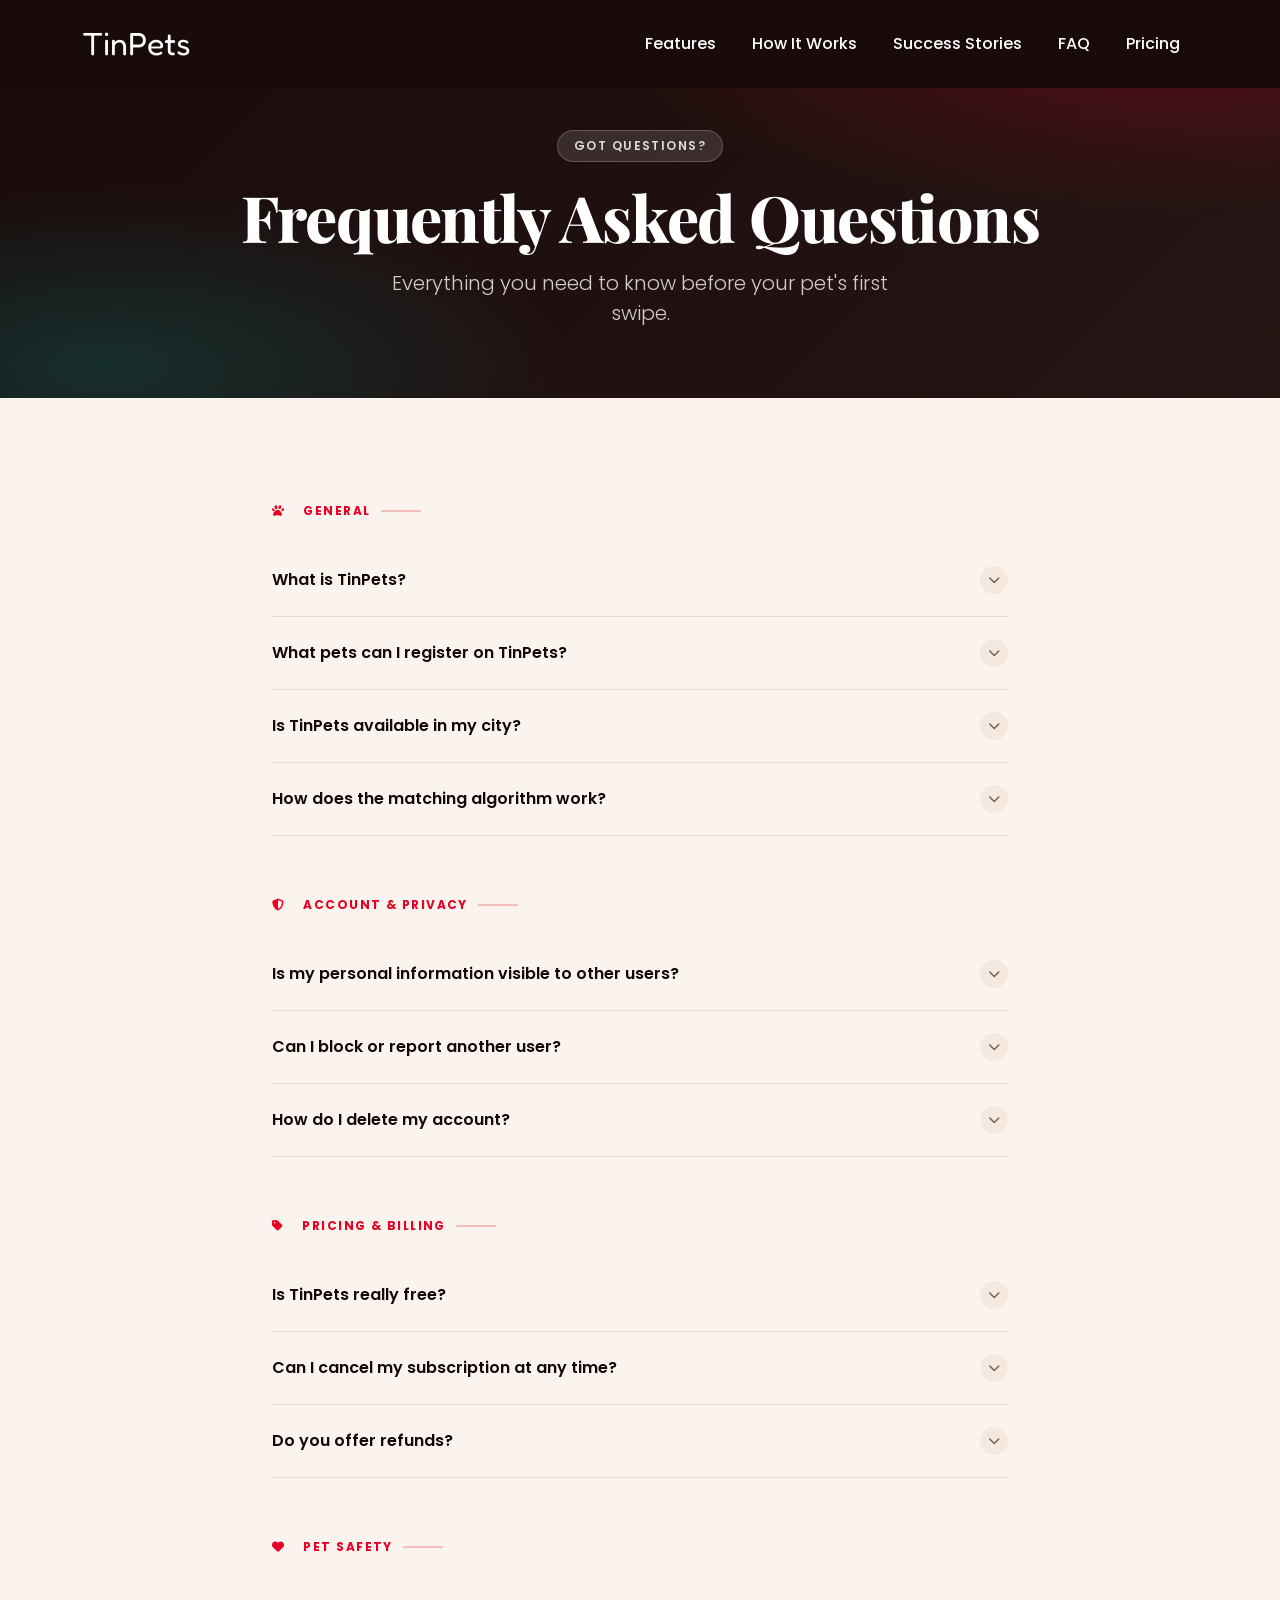
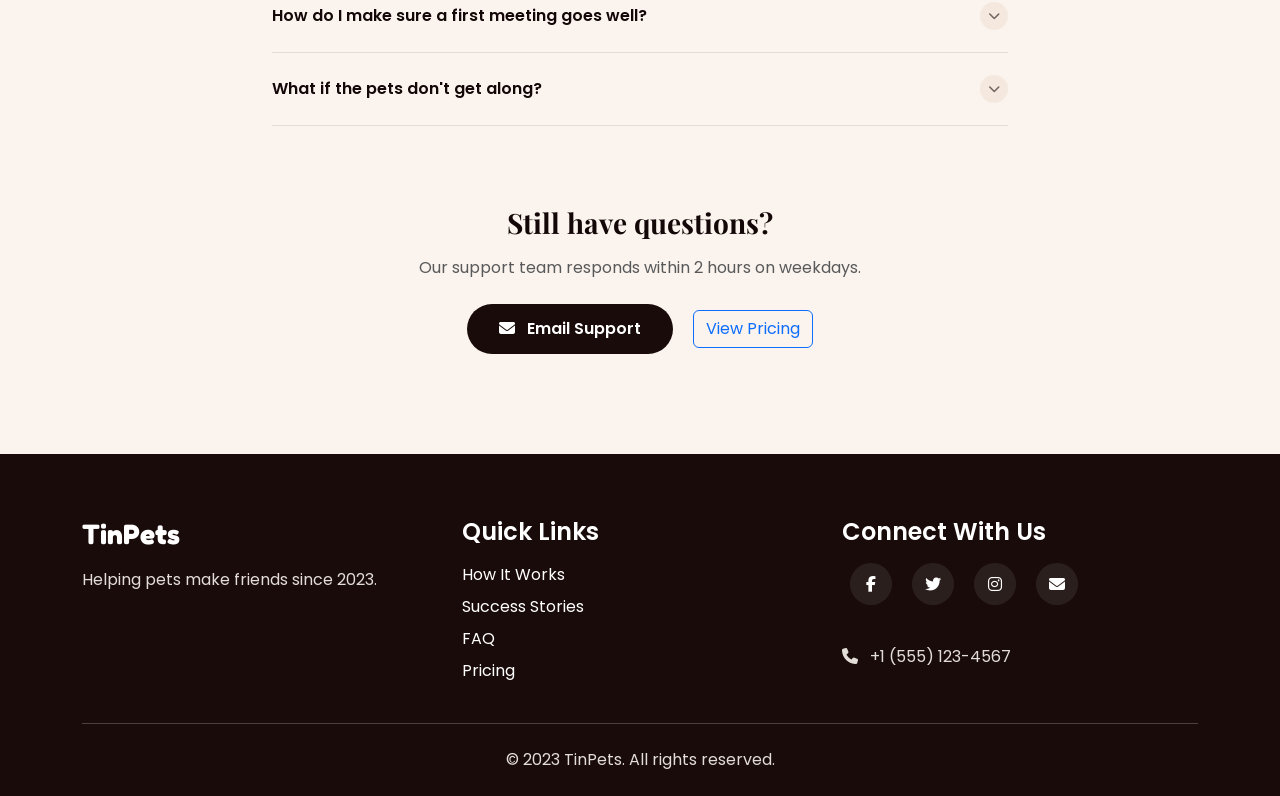
<file: faq.html>
<!DOCTYPE html>
<html lang="en">

<head>
  <meta charset="utf-8">
  <meta name="viewport" content="width=device-width, initial-scale=1.0">
  <title>FAQ — TinPets</title>
  <link rel="preconnect" href="https://fonts.googleapis.com">
  <link rel="preconnect" href="https://fonts.gstatic.com" crossorigin>
  <link href="https://fonts.googleapis.com/css2?family=Playfair+Display:wght@700;800&family=Poppins:wght@300;400;500;600;700&family=Fredoka+One&display=swap" rel="stylesheet">
  <link rel="stylesheet" href="https://cdnjs.cloudflare.com/ajax/libs/font-awesome/6.4.0/css/all.min.css">
  <link href="https://cdn.jsdelivr.net/npm/bootstrap@5.3.0/dist/css/bootstrap.min.css" rel="stylesheet">
  <link rel="stylesheet" href="css/styles.css">
</head>

<body>
  <!-- Navigation -->
  <nav class="navbar navbar-expand-lg navbar-dark fixed-top" style="background-color: var(--dark);">
    <div class="container">
      <a class="navbar-brand logo-font" href="index.html">TinPets</a>
      <button class="navbar-toggler" type="button" data-bs-toggle="collapse" data-bs-target="#navbarNav">
        <span class="navbar-toggler-icon"></span>
      </button>
      <div class="collapse navbar-collapse" id="navbarNav">
        <ul class="navbar-nav ms-auto">
          <li class="nav-item"><a class="nav-link" href="index.html#features">Features</a></li>
          <li class="nav-item"><a class="nav-link" href="how-it-works.html">How It Works</a></li>
          <li class="nav-item"><a class="nav-link" href="success-stories.html">Success Stories</a></li>
          <li class="nav-item"><a class="nav-link active" href="faq.html">FAQ</a></li>
          <li class="nav-item"><a class="nav-link" href="index.html#pricing">Pricing</a></li>
        </ul>
      </div>
    </div>
  </nav>

  <!-- Page Hero -->
  <section class="page-hero">
    <div class="container">
      <div data-entrance="0">
        <span class="page-hero-eyebrow">Got Questions?</span>
      </div>
      <h1 data-entrance="100">Frequently Asked Questions</h1>
      <p class="lead mt-3" data-entrance="200">Everything you need to know before your pet's first swipe.</p>
    </div>
  </section>

  <!-- FAQ Section -->
  <section class="faq-section">
    <div class="container">
      <div class="row justify-content-center">
        <div class="col-lg-8">

          <!-- General -->
          <div class="faq-category reveal">
            <div class="faq-category-label"><i class="fas fa-paw me-2"></i> General</div>

            <div class="faq-item">
              <button class="faq-question">
                What is TinPets?
                <span class="faq-chevron"><i class="fas fa-chevron-down"></i></span>
              </button>
              <div class="faq-answer">
                <div class="faq-answer-inner">
                  TinPets is a pet matchmaking and social app that helps pet owners find compatible companions for their animals. Whether you have a dog, cat, rabbit, or any other pet, TinPets connects you with nearby pet owners whose animals match your pet's personality, energy level, and play style.
                </div>
              </div>
            </div>

            <div class="faq-item">
              <button class="faq-question">
                What pets can I register on TinPets?
                <span class="faq-chevron"><i class="fas fa-chevron-down"></i></span>
              </button>
              <div class="faq-answer">
                <div class="faq-answer-inner">
                  Any pet! While dogs and cats are most common, TinPets supports all animal types — rabbits, guinea pigs, birds, reptiles, and more. Our matching algorithm adapts based on species and personality traits specific to each animal type.
                </div>
              </div>
            </div>

            <div class="faq-item">
              <button class="faq-question">
                Is TinPets available in my city?
                <span class="faq-chevron"><i class="fas fa-chevron-down"></i></span>
              </button>
              <div class="faq-answer">
                <div class="faq-answer-inner">
                  TinPets is active in over 120 cities across the US, Canada, UK, and Australia. Even in smaller cities, we have users — and our community is growing daily. You can set your radius from 1 km to 50 km so you never miss a compatible pet nearby.
                </div>
              </div>
            </div>

            <div class="faq-item">
              <button class="faq-question">
                How does the matching algorithm work?
                <span class="faq-chevron"><i class="fas fa-chevron-down"></i></span>
              </button>
              <div class="faq-answer">
                <div class="faq-answer-inner">
                  Our algorithm considers your pet's species, breed, age, energy level, personality tags (playful, calm, shy, social, etc.), and your location. It also learns from past matches — if your pet consistently gets along with certain personality types, we show you more of those. The compatibility percentage you see on each profile is a real score, not decorative.
                </div>
              </div>
            </div>
          </div>

          <!-- Account & Privacy -->
          <div class="faq-category reveal">
            <div class="faq-category-label"><i class="fas fa-shield-alt me-2"></i> Account &amp; Privacy</div>

            <div class="faq-item">
              <button class="faq-question">
                Is my personal information visible to other users?
                <span class="faq-chevron"><i class="fas fa-chevron-down"></i></span>
              </button>
              <div class="faq-answer">
                <div class="faq-answer-inner">
                  Only your first name and city are shown publicly. Your full address, phone number, and email are never shared. You control when and whether to share location details — we only suggest meeting in public, pet-friendly places.
                </div>
              </div>
            </div>

            <div class="faq-item">
              <button class="faq-question">
                Can I block or report another user?
                <span class="faq-chevron"><i class="fas fa-chevron-down"></i></span>
              </button>
              <div class="faq-answer">
                <div class="faq-answer-inner">
                  Yes. Every profile and conversation has a block and report button. Blocked users cannot see your profile or contact you. Reports are reviewed by our safety team within 24 hours. Repeat offenders are permanently removed from the platform.
                </div>
              </div>
            </div>

            <div class="faq-item">
              <button class="faq-question">
                How do I delete my account?
                <span class="faq-chevron"><i class="fas fa-chevron-down"></i></span>
              </button>
              <div class="faq-answer">
                <div class="faq-answer-inner">
                  Go to Settings → Account → Delete Account. Your profile and all associated data are permanently deleted within 30 days. If you have an active paid subscription, it will be cancelled with a prorated refund for the remaining period.
                </div>
              </div>
            </div>
          </div>

          <!-- Pricing -->
          <div class="faq-category reveal">
            <div class="faq-category-label"><i class="fas fa-tag me-2"></i> Pricing &amp; Billing</div>

            <div class="faq-item">
              <button class="faq-question">
                Is TinPets really free?
                <span class="faq-chevron"><i class="fas fa-chevron-down"></i></span>
              </button>
              <div class="faq-answer">
                <div class="faq-answer-inner">
                  Yes — the Chihuahua plan is completely free, forever. You get 5 matches per day, basic filters, and limited messaging. No credit card required to sign up. Paid plans (Labrador at $9.99/mo and Mastiff at $19.99/mo) unlock unlimited matches, advanced filters, and exclusive features.
                </div>
              </div>
            </div>

            <div class="faq-item">
              <button class="faq-question">
                Can I cancel my subscription at any time?
                <span class="faq-chevron"><i class="fas fa-chevron-down"></i></span>
              </button>
              <div class="faq-answer">
                <div class="faq-answer-inner">
                  Yes. Cancel anytime from Settings → Subscription → Cancel Plan. Your paid features remain active until the end of your current billing period. We don't charge cancellation fees and don't auto-renew without consent.
                </div>
              </div>
            </div>

            <div class="faq-item">
              <button class="faq-question">
                Do you offer refunds?
                <span class="faq-chevron"><i class="fas fa-chevron-down"></i></span>
              </button>
              <div class="faq-answer">
                <div class="faq-answer-inner">
                  We offer a full refund within 7 days of your first payment if you're not satisfied. After 7 days, we provide a prorated refund only when you delete your account. Contact support@tinpets.com with your registered email to request a refund.
                </div>
              </div>
            </div>
          </div>

          <!-- Safety -->
          <div class="faq-category reveal">
            <div class="faq-category-label"><i class="fas fa-heart me-2"></i> Pet Safety</div>

            <div class="faq-item">
              <button class="faq-question">
                How do I make sure a first meeting goes well?
                <span class="faq-chevron"><i class="fas fa-chevron-down"></i></span>
              </button>
              <div class="faq-answer">
                <div class="faq-answer-inner">
                  We recommend starting with a neutral, public space like a dog park or quiet outdoor area. Keep both pets on leads for the first introduction, let them sniff and approach at their own pace, and keep the first session short (15–20 minutes). TinPets shows you a "First Meet Guide" tailored to your pets' species and personality types once you match.
                </div>
              </div>
            </div>

            <div class="faq-item">
              <button class="faq-question">
                What if the pets don't get along?
                <span class="faq-chevron"><i class="fas fa-chevron-down"></i></span>
              </button>
              <div class="faq-answer">
                <div class="faq-answer-inner">
                  Not every match works out in person — that's completely normal. You can un-match any time, and we'll use the outcome to improve future suggestions. Our algorithm gets smarter with every interaction.
                </div>
              </div>
            </div>
          </div>

          <!-- Still have questions -->
          <div class="text-center reveal mt-5 pt-4">
            <h3 class="mb-3">Still have questions?</h3>
            <p class="text-muted mb-4">Our support team responds within 2 hours on weekdays.</p>
            <a href="mailto:support@tinpets.com" class="btn btn-primary me-3">
              <i class="fas fa-envelope me-2"></i> Email Support
            </a>
            <a href="index.html#pricing" class="btn btn-outline-primary">
              View Pricing
            </a>
          </div>

        </div>
      </div>
    </div>
  </section>

  <!-- Footer -->
  <footer id="footer">
    <div class="container">
      <div class="row">
        <div class="col-lg-4 mb-4 mb-lg-0">
          <h3 class="logo-font mb-3">TinPets</h3>
          <p>Helping pets make friends since 2023.</p>
        </div>
        <div class="col-lg-4 mb-4 mb-lg-0">
          <h4 class="mb-3">Quick Links</h4>
          <ul class="list-unstyled">
            <li class="mb-2"><a href="how-it-works.html" class="text-white text-decoration-none">How It Works</a></li>
            <li class="mb-2"><a href="success-stories.html" class="text-white text-decoration-none">Success Stories</a></li>
            <li class="mb-2"><a href="faq.html" class="text-white text-decoration-none">FAQ</a></li>
            <li class="mb-2"><a href="index.html#pricing" class="text-white text-decoration-none">Pricing</a></li>
          </ul>
        </div>
        <div class="col-lg-4">
          <h4 class="mb-3">Connect With Us</h4>
          <div class="mb-4">
            <a href="#" class="social-icon"><i class="fab fa-facebook-f"></i></a>
            <a href="#" class="social-icon"><i class="fab fa-twitter"></i></a>
            <a href="#" class="social-icon"><i class="fab fa-instagram"></i></a>
            <a href="#" class="social-icon"><i class="fas fa-envelope"></i></a>
          </div>
          <p><i class="fas fa-phone me-2"></i> +1 (555) 123-4567</p>
        </div>
      </div>
      <hr class="my-4 opacity-10">
      <div class="text-center">
        <p class="mb-0">&copy; 2023 TinPets. All rights reserved.</p>
      </div>
    </div>
  </footer>

  <script src="https://cdn.jsdelivr.net/npm/bootstrap@5.3.0/dist/js/bootstrap.bundle.min.js"></script>
  <script src="js/script.js"></script>
  <script>
    // FAQ accordion
    document.querySelectorAll('.faq-question').forEach(btn => {
      btn.addEventListener('click', () => {
        const item = btn.closest('.faq-item');
        const isOpen = item.classList.contains('open');
        // Close all
        document.querySelectorAll('.faq-item.open').forEach(el => el.classList.remove('open'));
        // Open clicked (unless it was already open)
        if (!isOpen) item.classList.add('open');
      });
    });
  </script>
</body>
</html>
</file>
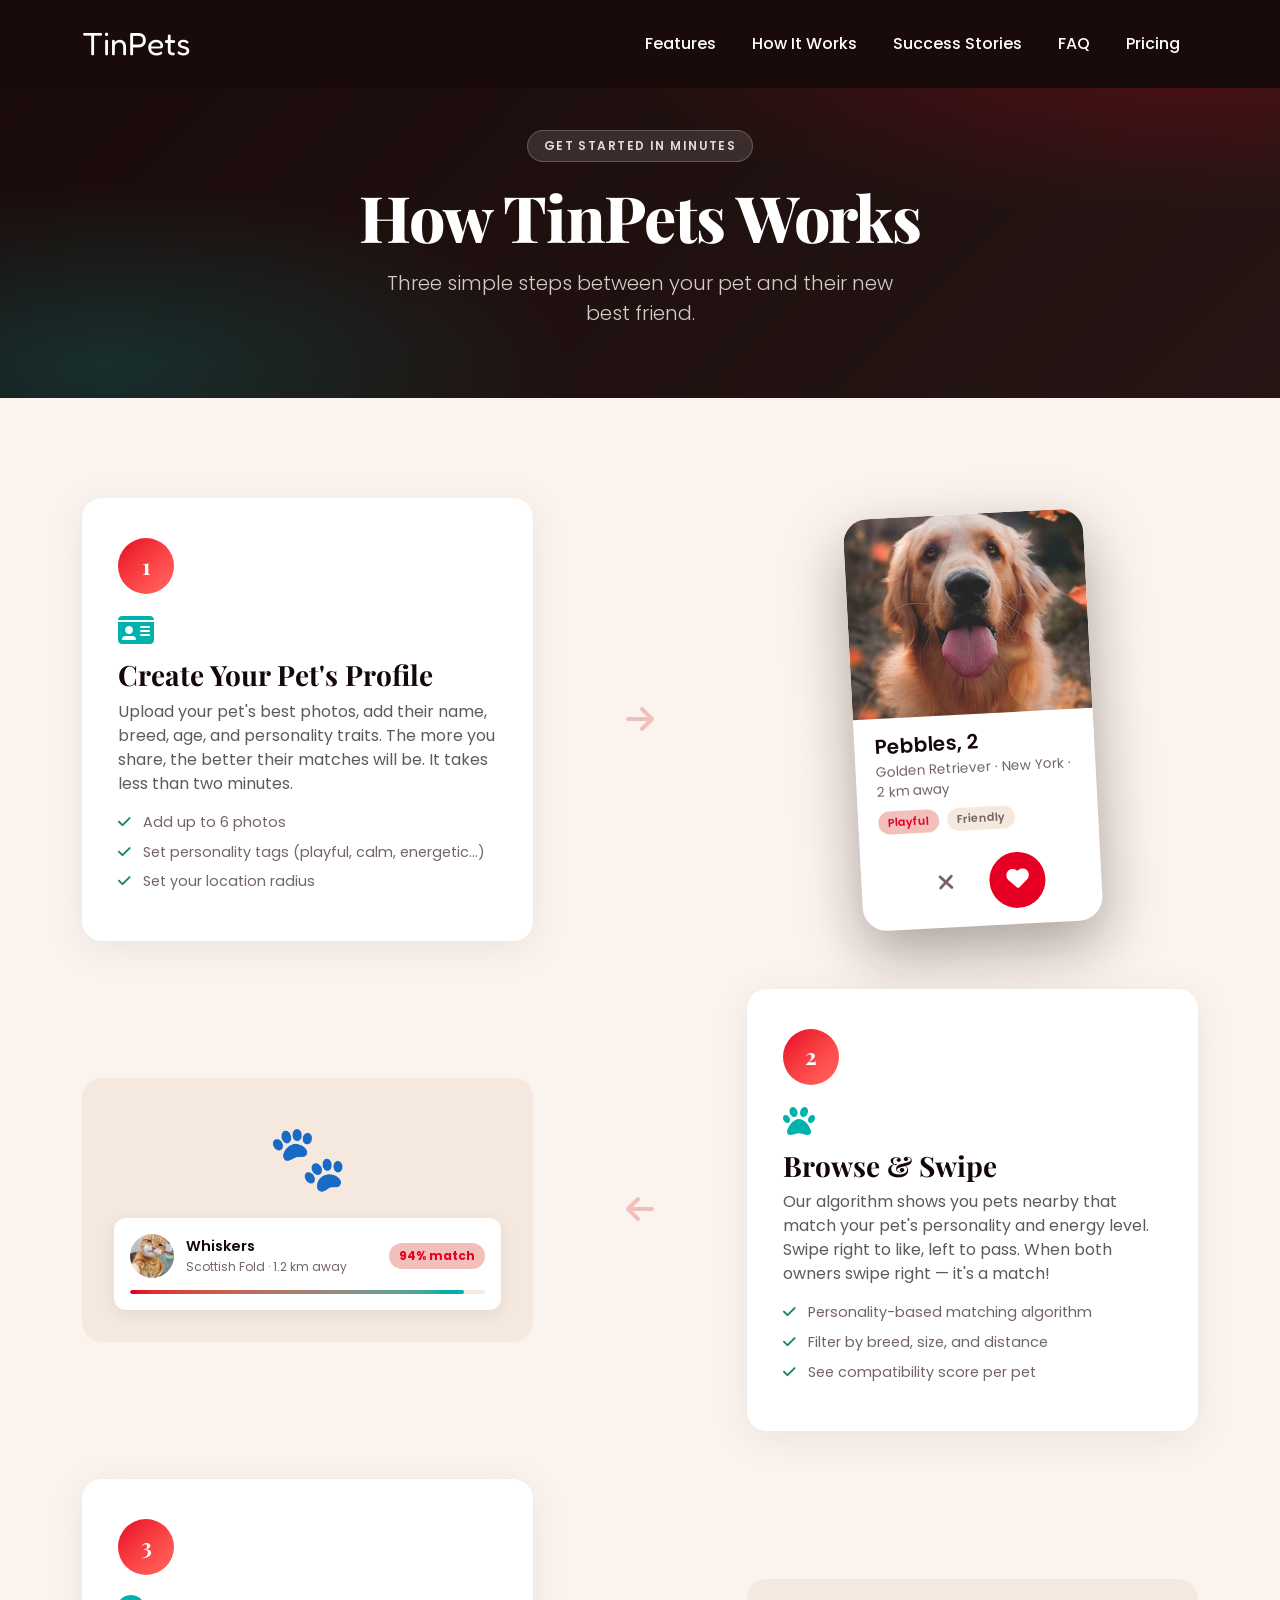
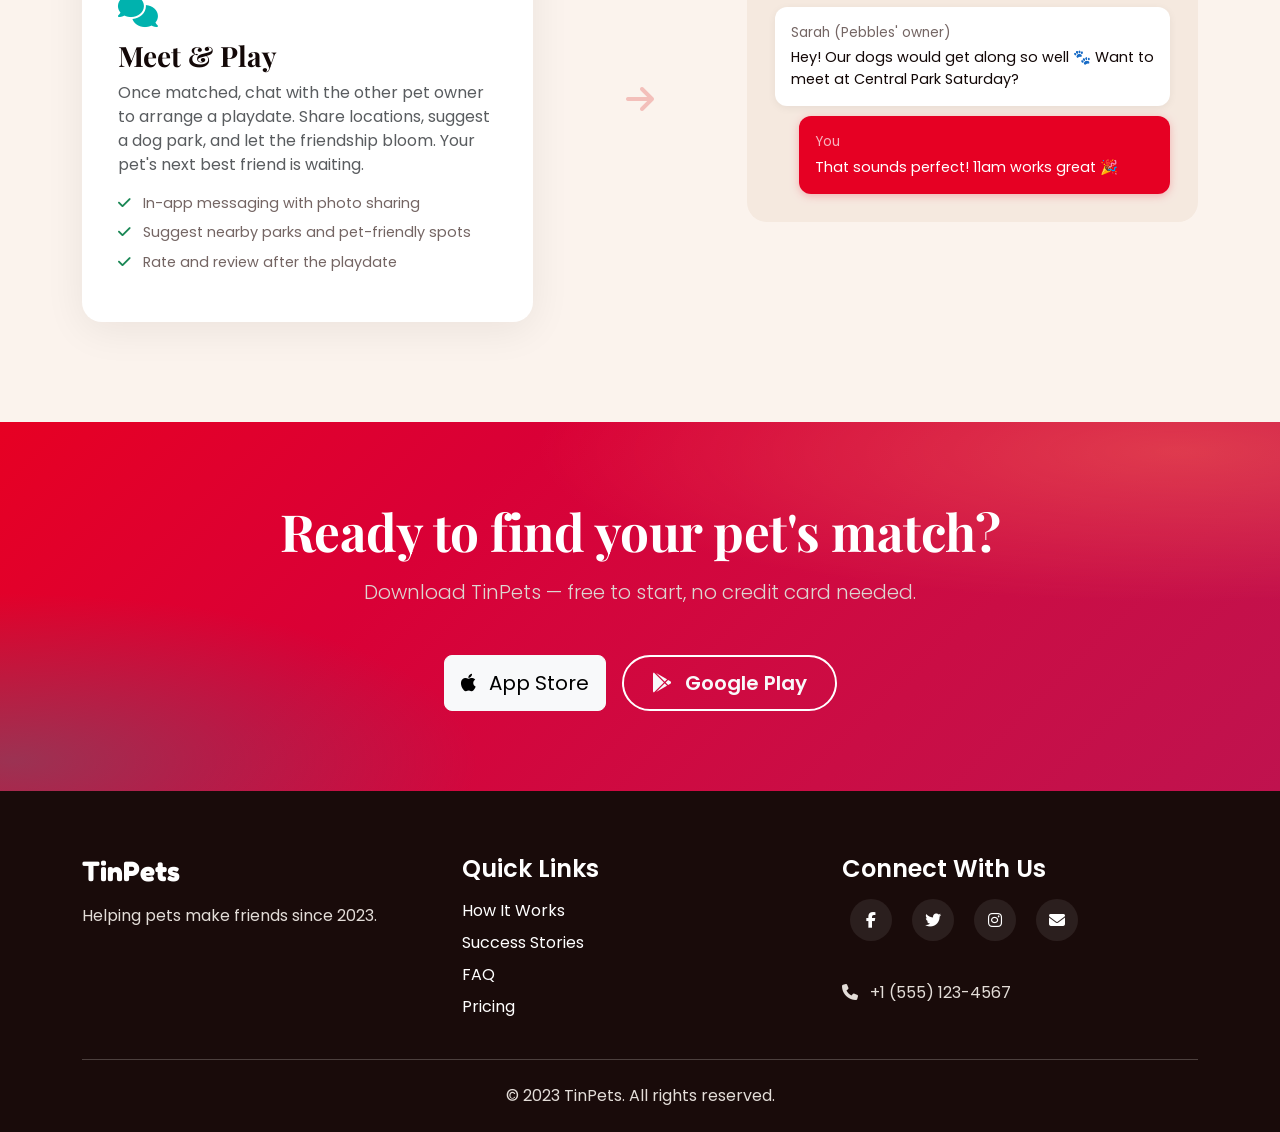
<file: how-it-works.html>
<!DOCTYPE html>
<html lang="en">

<head>
  <meta charset="utf-8">
  <meta name="viewport" content="width=device-width, initial-scale=1.0">
  <title>How It Works — TinPets</title>
  <link rel="preconnect" href="https://fonts.googleapis.com">
  <link rel="preconnect" href="https://fonts.gstatic.com" crossorigin>
  <link href="https://fonts.googleapis.com/css2?family=Playfair+Display:wght@700;800&family=Poppins:wght@300;400;500;600;700&family=Fredoka+One&display=swap" rel="stylesheet">
  <link rel="stylesheet" href="https://cdnjs.cloudflare.com/ajax/libs/font-awesome/6.4.0/css/all.min.css">
  <link href="https://cdn.jsdelivr.net/npm/bootstrap@5.3.0/dist/css/bootstrap.min.css" rel="stylesheet">
  <link rel="stylesheet" href="css/styles.css">
</head>

<body>
  <!-- Navigation -->
  <nav class="navbar navbar-expand-lg navbar-dark fixed-top" style="background-color: var(--dark);">
    <div class="container">
      <a class="navbar-brand logo-font" href="index.html">TinPets</a>
      <button class="navbar-toggler" type="button" data-bs-toggle="collapse" data-bs-target="#navbarNav">
        <span class="navbar-toggler-icon"></span>
      </button>
      <div class="collapse navbar-collapse" id="navbarNav">
        <ul class="navbar-nav ms-auto">
          <li class="nav-item"><a class="nav-link" href="index.html#features">Features</a></li>
          <li class="nav-item"><a class="nav-link active" href="how-it-works.html">How It Works</a></li>
          <li class="nav-item"><a class="nav-link" href="success-stories.html">Success Stories</a></li>
          <li class="nav-item"><a class="nav-link" href="faq.html">FAQ</a></li>
          <li class="nav-item"><a class="nav-link" href="index.html#pricing">Pricing</a></li>
        </ul>
      </div>
    </div>
  </nav>

  <!-- Page Hero -->
  <section class="page-hero">
    <div class="container">
      <div data-entrance="0">
        <span class="page-hero-eyebrow">Get Started in Minutes</span>
      </div>
      <h1 data-entrance="100">How TinPets Works</h1>
      <p class="lead mt-3" data-entrance="200">Three simple steps between your pet and their new best friend.</p>
    </div>
  </section>

  <!-- Steps Section -->
  <section class="steps-section">
    <div class="container">

      <!-- Step row 1 -->
      <div class="row g-4 align-items-center mb-5">
        <div class="col-lg-5 reveal">
          <div class="step-card">
            <div class="step-number">1</div>
            <i class="step-icon fas fa-id-card"></i>
            <h3>Create Your Pet's Profile</h3>
            <p class="text-muted">Upload your pet's best photos, add their name, breed, age, and personality traits. The more you share, the better their matches will be. It takes less than two minutes.</p>
            <ul class="list-unstyled mt-3 mb-0" style="color: var(--text-muted); font-size: 0.9rem;">
              <li class="mb-2"><i class="fas fa-check text-success me-2"></i> Add up to 6 photos</li>
              <li class="mb-2"><i class="fas fa-check text-success me-2"></i> Set personality tags (playful, calm, energetic…)</li>
              <li class="mb-2"><i class="fas fa-check text-success me-2"></i> Set your location radius</li>
            </ul>
          </div>
        </div>
        <div class="col-lg-2 d-none d-lg-flex justify-content-center reveal">
          <div style="font-size:2rem; color: var(--primary-muted);">
            <i class="fas fa-arrow-right"></i>
          </div>
        </div>
        <div class="col-lg-5 reveal" style="transition-delay:120ms">
          <div class="profile-card-demo">
            <img src="images/dog-img.jpg" alt="Demo pet profile">
            <div class="profile-card-demo-body">
              <h5>Pebbles, 2</h5>
              <p>Golden Retriever · New York · 2 km away</p>
              <div class="d-flex gap-2 mt-2">
                <span style="background:var(--primary-muted);color:var(--primary);font-size:0.7rem;font-weight:600;padding:3px 10px;border-radius:100px;">Playful</span>
                <span style="background:var(--surface-tinted);color:var(--text-muted);font-size:0.7rem;font-weight:600;padding:3px 10px;border-radius:100px;">Friendly</span>
              </div>
              <div class="swipe-actions">
                <button class="swipe-btn swipe-btn--pass btn"><i class="fas fa-times"></i></button>
                <button class="swipe-btn swipe-btn--like btn"><i class="fas fa-heart"></i></button>
              </div>
            </div>
          </div>
        </div>
      </div>

      <!-- Step row 2 -->
      <div class="row g-4 align-items-center mb-5 flex-lg-row-reverse">
        <div class="col-lg-5 reveal">
          <div class="step-card">
            <div class="step-number">2</div>
            <i class="step-icon fas fa-paw"></i>
            <h3>Browse & Swipe</h3>
            <p class="text-muted">Our algorithm shows you pets nearby that match your pet's personality and energy level. Swipe right to like, left to pass. When both owners swipe right — it's a match!</p>
            <ul class="list-unstyled mt-3 mb-0" style="color: var(--text-muted); font-size: 0.9rem;">
              <li class="mb-2"><i class="fas fa-check text-success me-2"></i> Personality-based matching algorithm</li>
              <li class="mb-2"><i class="fas fa-check text-success me-2"></i> Filter by breed, size, and distance</li>
              <li class="mb-2"><i class="fas fa-check text-success me-2"></i> See compatibility score per pet</li>
            </ul>
          </div>
        </div>
        <div class="col-lg-2 d-none d-lg-flex justify-content-center reveal">
          <div style="font-size:2rem; color: var(--primary-muted);">
            <i class="fas fa-arrow-left"></i>
          </div>
        </div>
        <div class="col-lg-5 reveal" style="transition-delay:120ms">
          <div style="background: var(--surface-tinted); border-radius: 20px; padding: 32px; text-align: center;">
            <div style="font-size: 4rem; margin-bottom: 12px;">🐾</div>
            <div style="background: white; border-radius: 12px; padding: 16px; box-shadow: 0 4px 16px oklch(17% 0.025 25 / 0.08);">
              <div style="display:flex; align-items:center; gap:12px; margin-bottom:12px;">
                <img src="images/cat.jpg" style="width:44px;height:44px;border-radius:50%;object-fit:cover;" alt="Cat">
                <div style="text-align:left;">
                  <div style="font-weight:600;font-size:0.9rem;color:var(--text-primary);">Whiskers</div>
                  <div style="font-size:0.75rem;color:var(--text-muted);">Scottish Fold · 1.2 km away</div>
                </div>
                <div style="margin-left:auto;background:var(--primary-muted);color:var(--primary);font-size:0.75rem;font-weight:700;padding:4px 10px;border-radius:100px;">94% match</div>
              </div>
              <div style="height:4px;background:var(--surface-tinted);border-radius:100px;overflow:hidden;">
                <div style="width:94%;height:100%;background:linear-gradient(90deg,var(--primary),var(--accent));border-radius:100px;"></div>
              </div>
            </div>
          </div>
        </div>
      </div>

      <!-- Step row 3 -->
      <div class="row g-4 align-items-center">
        <div class="col-lg-5 reveal">
          <div class="step-card">
            <div class="step-number">3</div>
            <i class="step-icon fas fa-comments"></i>
            <h3>Meet & Play</h3>
            <p class="text-muted">Once matched, chat with the other pet owner to arrange a playdate. Share locations, suggest a dog park, and let the friendship bloom. Your pet's next best friend is waiting.</p>
            <ul class="list-unstyled mt-3 mb-0" style="color: var(--text-muted); font-size: 0.9rem;">
              <li class="mb-2"><i class="fas fa-check text-success me-2"></i> In-app messaging with photo sharing</li>
              <li class="mb-2"><i class="fas fa-check text-success me-2"></i> Suggest nearby parks and pet-friendly spots</li>
              <li class="mb-2"><i class="fas fa-check text-success me-2"></i> Rate and review after the playdate</li>
            </ul>
          </div>
        </div>
        <div class="col-lg-2 d-none d-lg-flex justify-content-center reveal">
          <div style="font-size:2rem; color: var(--primary-muted);">
            <i class="fas fa-arrow-right"></i>
          </div>
        </div>
        <div class="col-lg-5 reveal" style="transition-delay:120ms">
          <div style="background: var(--surface-tinted); border-radius: 20px; padding: 28px;">
            <div style="background:white;border-radius:12px;padding:16px;margin-bottom:10px;box-shadow:0 2px 8px oklch(17% 0.025 25 / 0.06);">
              <div style="font-size:0.85rem;color:var(--text-muted);margin-bottom:4px;">Sarah (Pebbles' owner)</div>
              <div style="font-size:0.9rem;color:var(--text-primary);">Hey! Our dogs would get along so well 🐾 Want to meet at Central Park Saturday?</div>
            </div>
            <div style="background:var(--primary);border-radius:12px;padding:16px;margin-left:24px;box-shadow:0 2px 8px oklch(58% 0.24 25 / 0.25);">
              <div style="font-size:0.85rem;color:oklch(100% 0 0 / 0.7);margin-bottom:4px;">You</div>
              <div style="font-size:0.9rem;color:white;">That sounds perfect! 11am works great 🎉</div>
            </div>
          </div>
        </div>
      </div>
    </div>
  </section>

  <!-- App Demo Strip -->
  <section class="mockup-strip">
    <div class="container text-center text-white">
      <h2 class="section-heading mb-3 reveal">Ready to find your pet's match?</h2>
      <p class="lead mb-5 reveal" style="color:oklch(88% 0.01 60);transition-delay:80ms">Download TinPets — free to start, no credit card needed.</p>
      <div class="d-flex flex-wrap gap-3 justify-content-center reveal" style="transition-delay:160ms">
        <button class="btn btn-light btn-lg"><i class="fab fa-apple me-2"></i> App Store</button>
        <button class="btn btn-outline-light btn-lg"><i class="fab fa-google-play me-2"></i> Google Play</button>
      </div>
    </div>
  </section>

  <!-- Footer -->
  <footer id="footer">
    <div class="container">
      <div class="row">
        <div class="col-lg-4 mb-4 mb-lg-0">
          <h3 class="logo-font mb-3">TinPets</h3>
          <p>Helping pets make friends since 2023.</p>
        </div>
        <div class="col-lg-4 mb-4 mb-lg-0">
          <h4 class="mb-3">Quick Links</h4>
          <ul class="list-unstyled">
            <li class="mb-2"><a href="how-it-works.html" class="text-white text-decoration-none">How It Works</a></li>
            <li class="mb-2"><a href="success-stories.html" class="text-white text-decoration-none">Success Stories</a></li>
            <li class="mb-2"><a href="faq.html" class="text-white text-decoration-none">FAQ</a></li>
            <li class="mb-2"><a href="index.html#pricing" class="text-white text-decoration-none">Pricing</a></li>
          </ul>
        </div>
        <div class="col-lg-4">
          <h4 class="mb-3">Connect With Us</h4>
          <div class="mb-4">
            <a href="#" class="social-icon"><i class="fab fa-facebook-f"></i></a>
            <a href="#" class="social-icon"><i class="fab fa-twitter"></i></a>
            <a href="#" class="social-icon"><i class="fab fa-instagram"></i></a>
            <a href="#" class="social-icon"><i class="fas fa-envelope"></i></a>
          </div>
          <p><i class="fas fa-phone me-2"></i> +1 (555) 123-4567</p>
        </div>
      </div>
      <hr class="my-4 opacity-10">
      <div class="text-center">
        <p class="mb-0">&copy; 2023 TinPets. All rights reserved.</p>
      </div>
    </div>
  </footer>

  <script src="https://cdn.jsdelivr.net/npm/bootstrap@5.3.0/dist/js/bootstrap.bundle.min.js"></script>
  <script src="js/script.js"></script>
</body>
</html>
</file>
<file: css/styles.css>
:root {
  --primary:        oklch(58% 0.24 25);
  --primary-light:  oklch(72% 0.20 25);
  --primary-muted:  oklch(85% 0.06 25);
  --accent:         oklch(68% 0.14 192);
  --accent-light:   oklch(78% 0.10 192);
  --dark:           oklch(17% 0.025 25);
  --dark-secondary: oklch(22% 0.025 25);
  --surface:        oklch(97% 0.012 60);
  --surface-tinted: oklch(94% 0.018 60);
  --text-primary:   oklch(15% 0.02 25);
  --text-muted:     oklch(52% 0.02 25);
  --ease-out-expo:  cubic-bezier(0.16, 1, 0.3, 1);
  --ease-out-quart: cubic-bezier(0.25, 1, 0.5, 1);
}

body {
  font-family: 'Poppins', sans-serif;
  overflow-x: hidden;
  color: var(--text-primary);
  background-color: var(--surface);
}

h1, h2, h3 {
  font-family: 'Playfair Display', Georgia, serif;
  font-weight: 700;
}

h4, h5, h6 {
  font-family: 'Poppins', sans-serif;
  font-weight: 600;
}

.logo-font {
  font-family: 'Fredoka One', cursive;
}

.section-heading {
  font-size: clamp(2rem, 4vw, 3.2rem);
  letter-spacing: -0.01em;
  line-height: 1.15;
}

/* Navigation */
.navbar {
  padding: 15px 0;
  transition: padding 0.3s ease, background-color 0.3s ease, box-shadow 0.3s ease;
}

.navbar.scrolled {
  background-color: oklch(17% 0.025 25 / 0.92) !important;
  backdrop-filter: blur(12px);
  -webkit-backdrop-filter: blur(12px);
  padding: 10px 0;
  box-shadow: 0 4px 24px oklch(17% 0.025 25 / 0.15);
}

.navbar-brand {
  font-size: 2rem;
  color: white !important;
}

.nav-link {
  color: white !important;
  font-weight: 500;
  margin: 0 10px;
  position: relative;
}

.nav-link::after {
  content: '';
  position: absolute;
  width: 0;
  height: 2px;
  bottom: 0;
  left: 0;
  background-color: white;
  transition: width 0.3s ease;
}

.nav-link:hover::after {
  width: 100%;
}

/* ── Hero ── */
#hero {
  background: var(--primary);
  color: white;
  padding: 130px 0 90px;
  position: relative;
  overflow: hidden;
}

.hero-mesh {
  position: absolute;
  inset: -20%;
  background:
    radial-gradient(ellipse 55% 45% at 82% 12%, oklch(75% 0.18 35 / 0.55) 0%, transparent 65%),
    radial-gradient(ellipse 45% 55% at 12% 88%, oklch(65% 0.13 192 / 0.45) 0%, transparent 65%),
    radial-gradient(ellipse 38% 48% at 58% 55%, oklch(55% 0.20 15 / 0.35) 0%, transparent 60%);
  animation: heroMesh 14s ease-in-out infinite alternate;
  z-index: 0;
}

@keyframes heroMesh {
  0%   { transform: translate(0%,  0%)  scale(1);    }
  33%  { transform: translate(-3%, 5%)  scale(1.05); }
  66%  { transform: translate(4%, -3%)  scale(1.03); }
  100% { transform: translate(-2%,-5%)  scale(1.08); }
}

.hero-content {
  position: relative;
  z-index: 2;
}

/* Floating paw particles */
.hero-particles {
  position: absolute;
  inset: 0;
  z-index: 1;
  pointer-events: none;
}

.particle {
  position: absolute;
  bottom: -40px;
  left: var(--x, 50%);
  width: var(--size, 20px);
  height: var(--size, 20px);
  fill: white;
  opacity: 0.15;
  animation: floatPaw var(--dur, 7s) linear var(--delay, 0s) infinite;
}

@keyframes floatPaw {
  0%   { transform: translateY(0)      rotate(0deg)  scale(0.8); opacity: 0;    }
  10%  { opacity: 0.15; }
  80%  { opacity: 0.12; }
  100% { transform: translateY(-110vh) rotate(25deg) scale(1.1); opacity: 0;    }
}

.hero-title {
  font-size: clamp(2.8rem, 6vw, 5.5rem);
  font-weight: 800;
  margin-bottom: 20px;
  line-height: 1.1;
  letter-spacing: -0.02em;
  color: white;
}

.pet-images-container {
  position: relative;
  height: 420px;
}

.title-image {
  width: 58%;
  transform: rotate(25deg);
  position: absolute;
  right: 8%;
  z-index: 1;
  box-shadow: 0 24px 48px oklch(17% 0.025 25 / 0.35);
  border-radius: 20px;
  transition: transform 0.5s var(--ease-out-quart), box-shadow 0.5s var(--ease-out-quart);
}

.cat-image {
  width: 58%;
  transform: rotate(-25deg);
  position: absolute;
  right: 30%;
  z-index: 2;
  box-shadow: 0 24px 48px oklch(17% 0.025 25 / 0.35);
  border-radius: 20px;
  transition: transform 0.5s var(--ease-out-quart), box-shadow 0.5s var(--ease-out-quart);
}

.title-image:hover,
.cat-image:hover {
  transform: rotate(0deg) scale(1.05);
  z-index: 3;
  box-shadow: 0 32px 64px oklch(17% 0.025 25 / 0.45);
}

/* Entrance animations */
[data-entrance] {
  opacity: 0;
  transform: translateY(28px);
  transition: opacity 0.7s var(--ease-out-expo), transform 0.7s var(--ease-out-expo);
}

body.loaded [data-entrance]      { opacity: 1; transform: translateY(0); }
body.loaded [data-entrance="0"]  { transition-delay: 0ms;   }
body.loaded [data-entrance="100"]{ transition-delay: 100ms; }
body.loaded [data-entrance="150"]{ transition-delay: 150ms; }
body.loaded [data-entrance="200"]{ transition-delay: 200ms; }
body.loaded [data-entrance="300"]{ transition-delay: 300ms; }

/* Scroll reveal */
.reveal {
  opacity: 0;
  transform: translateY(32px);
  transition: opacity 0.65s var(--ease-out-expo), transform 0.65s var(--ease-out-expo);
}

.reveal.revealed {
  opacity: 1;
  transform: translateY(0);
}

/* ── Buttons ── */
.btn-primary {
  background-color: var(--dark);
  border: none;
  padding: 13px 32px;
  border-radius: 50px;
  font-weight: 600;
  transition: background-color 0.25s ease, transform 0.25s var(--ease-out-quart), box-shadow 0.25s ease;
  position: relative;
  overflow: hidden;
}

.btn-primary:hover {
  background-color: var(--dark-secondary);
  transform: translateY(-3px);
  box-shadow: 0 10px 28px oklch(17% 0.025 25 / 0.28);
}

.btn-primary:active { transform: translateY(0px); }

.btn-outline-light {
  border: 2px solid white;
  padding: 11px 28px;
  border-radius: 50px;
  font-weight: 600;
  transition: background-color 0.25s ease, color 0.25s ease, transform 0.25s var(--ease-out-quart);
  position: relative;
  overflow: hidden;
}

.btn-outline-light:hover {
  background-color: white;
  color: var(--primary) !important;
  transform: translateY(-3px);
}

/* Ripple */
.ripple-effect {
  position: absolute;
  border-radius: 50%;
  background: oklch(100% 0 0 / 0.3);
  transform: scale(0);
  animation: ripple 0.6s var(--ease-out-expo) forwards;
  pointer-events: none;
}

@keyframes ripple {
  to { transform: scale(4); opacity: 0; }
}

/* ── Features ── */
#features {
  padding: 100px 0;
  background-color: var(--surface);
}

.feature-card {
  background: white;
  border-radius: 16px;
  padding: 32px 28px;
  box-shadow: 0 8px 32px oklch(17% 0.025 25 / 0.06);
  transition: transform 0.35s var(--ease-out-quart), box-shadow 0.35s var(--ease-out-quart);
  height: 100%;
  position: relative;
  overflow: hidden;
}

.feature-card::before {
  content: '';
  position: absolute;
  top: 0; left: 0; right: 0;
  height: 3px;
  background: linear-gradient(90deg, var(--primary), var(--accent));
  transform: scaleX(0);
  transform-origin: left;
  transition: transform 0.4s var(--ease-out-quart);
}

.feature-card:hover {
  transform: translateY(-8px);
  box-shadow: 0 20px 48px oklch(17% 0.025 25 / 0.12);
}

.feature-card:hover::before { transform: scaleX(1); }

.feature-card--large { padding: 40px 36px; }
.feature-card--large h3 { font-size: 1.6rem; }

.feature-icon {
  font-size: 2.6rem;
  color: var(--primary);
  margin-bottom: 18px;
  display: block;
  transition: transform 0.3s var(--ease-out-quart), color 0.3s ease;
}

.feature-card:hover .feature-icon {
  transform: scale(1.12) rotate(-5deg);
  color: var(--accent);
}

/* ── Testimonials ── */
#testimonials {
  background: linear-gradient(135deg, var(--primary) 0%, oklch(52% 0.20 10) 100%);
  padding: 100px 0;
  color: white;
}

.testimonial-card {
  background: oklch(100% 0 0 / 0.1);
  border-radius: 20px;
  padding: 36px 32px;
  height: 100%;
  position: relative;
  border-top: 3px solid oklch(100% 0 0 / 0.3);
  transition: transform 0.35s var(--ease-out-quart), background 0.35s ease;
}

.testimonial-card:hover {
  background: oklch(100% 0 0 / 0.16);
  transform: translateY(-6px);
}

.quote-mark {
  font-family: 'Playfair Display', Georgia, serif;
  font-size: 5rem;
  line-height: 1;
  color: oklch(100% 0 0 / 0.3);
  display: block;
  margin-bottom: -12px;
}

.testimonial-image {
  width: 52px;
  height: 52px;
  border-radius: 50%;
  object-fit: cover;
  border: 3px solid oklch(100% 0 0 / 0.4);
  flex-shrink: 0;
}

/* ── Press ── */
#press {
  background-color: var(--surface-tinted);
  padding: 40px 0;
  overflow: hidden;
}

.press-marquee-wrapper {
  overflow: hidden;
  mask-image: linear-gradient(to right, transparent, black 15%, black 85%, transparent);
  -webkit-mask-image: linear-gradient(to right, transparent, black 15%, black 85%, transparent);
}

.press-track {
  display: flex;
  align-items: center;
  gap: 64px;
  width: max-content;
  animation: marqueeScroll 20s linear infinite;
}

@keyframes marqueeScroll {
  from { transform: translateX(0); }
  to   { transform: translateX(-50%); }
}

.press-logo {
  height: 36px;
  width: auto;
  filter: grayscale(100%) opacity(0.45);
  transition: filter 0.3s ease, transform 0.3s var(--ease-out-quart);
  flex-shrink: 0;
}

.press-logo:hover {
  filter: grayscale(0%) opacity(1);
  transform: scale(1.08);
}

/* ── Pricing ── */
#pricing {
  padding: 100px 0;
  background-color: var(--surface);
}

.pricing-card {
  border: none;
  border-radius: 18px;
  overflow: hidden;
  box-shadow: 0 8px 32px oklch(17% 0.025 25 / 0.07);
  transition: box-shadow 0.35s var(--ease-out-quart);
  margin-bottom: 30px;
  transform-style: preserve-3d;
  will-change: transform;
}

.pricing-card--popular {
  box-shadow: 0 12px 40px oklch(58% 0.24 25 / 0.25);
}

.pricing-header {
  background: linear-gradient(135deg, var(--dark) 0%, var(--dark-secondary) 100%);
  color: white;
  padding: 24px 20px;
  text-align: center;
}

.pricing-header--popular {
  background: linear-gradient(135deg, var(--primary) 0%, var(--primary-light) 100%);
}

.popular-badge {
  display: inline-block;
  background: white;
  color: var(--primary);
  font-family: 'Poppins', sans-serif;
  font-size: 0.7rem;
  font-weight: 700;
  letter-spacing: 0.08em;
  text-transform: uppercase;
  padding: 4px 12px;
  border-radius: 100px;
  margin-bottom: 10px;
}

.pricing-body {
  padding: 32px 28px;
  background: white;
}

.price {
  font-family: 'Playfair Display', Georgia, serif;
  font-size: 2.8rem;
  font-weight: 700;
  color: var(--text-primary);
}

/* ── CTA ── */
#cta {
  background: linear-gradient(135deg, var(--dark) 0%, var(--dark-secondary) 100%);
  padding: 110px 0 90px;
  color: white;
  clip-path: polygon(0 5%, 100% 0, 100% 100%, 0 100%);
  margin-top: -40px;
}

.cta-title {
  font-size: clamp(2rem, 4vw, 3.2rem);
  margin-bottom: 32px;
  letter-spacing: -0.01em;
  line-height: 1.15;
}

/* ── Footer ── */
#footer {
  background-color: var(--dark);
  color: oklch(90% 0.01 60);
  padding: 64px 0 24px;
}

#footer h3, #footer h4 { color: white; }

.social-icon {
  display: inline-flex;
  align-items: center;
  justify-content: center;
  width: 42px;
  height: 42px;
  background-color: oklch(100% 0 0 / 0.08);
  color: white;
  border-radius: 50%;
  margin: 0 8px 16px;
  transition: background-color 0.25s ease, transform 0.25s var(--ease-out-quart);
  text-decoration: none;
}

.social-icon:hover {
  background-color: var(--primary);
  transform: translateY(-4px);
  color: white;
}

/* ── Cursor trail ── */
.cursor-paw {
  position: fixed;
  pointer-events: none;
  z-index: 9999;
  width: 20px;
  height: 20px;
  fill: white;
  opacity: 0;
  transform: translate(-50%, -50%) scale(0.5);
  transition: opacity 0.6s ease, transform 0.6s ease;
}

.cursor-paw.active {
  opacity: 0.7;
  transform: translate(-50%, -50%) scale(1);
}

.cursor-paw.fading {
  opacity: 0;
  transform: translate(-50%, -50%) scale(0.4) rotate(20deg);
}

/* ── Responsive ── */
@media (max-width: 992px) {
  .hero-title { font-size: clamp(2.4rem, 5vw, 3.5rem); }
}

@media (max-width: 768px) {
  .pet-images-container {
    height: auto;
    margin-top: 50px;
  }

  .title-image,
  .cat-image {
    position: static;
    transform: rotate(10deg);
    width: 80%;
    margin-bottom: -60px;
  }

  .cat-image {
    transform: rotate(-10deg);
    margin-left: 20%;
  }

  #cta {
    clip-path: polygon(0 2%, 100% 0, 100% 100%, 0 100%);
    padding: 80px 0 60px;
  }
}

/* ── Inner Page Hero ── */
.page-hero {
  background: linear-gradient(135deg, var(--dark) 0%, var(--dark-secondary) 100%);
  color: white;
  padding: 130px 0 70px;
  position: relative;
  overflow: hidden;
  text-align: center;
}

.page-hero::before {
  content: '';
  position: absolute;
  inset: -20%;
  background:
    radial-gradient(ellipse 50% 50% at 80% 20%, oklch(58% 0.24 25 / 0.25) 0%, transparent 65%),
    radial-gradient(ellipse 40% 50% at 20% 80%, oklch(68% 0.14 192 / 0.2) 0%, transparent 65%);
  animation: heroMesh 14s ease-in-out infinite alternate;
  z-index: 0;
}

.page-hero .container { position: relative; z-index: 1; }

.page-hero-eyebrow {
  display: inline-block;
  background: oklch(100% 0 0 / 0.12);
  border: 1px solid oklch(100% 0 0 / 0.2);
  color: oklch(90% 0.01 60);
  font-size: 0.75rem;
  font-weight: 600;
  letter-spacing: 0.12em;
  text-transform: uppercase;
  padding: 6px 16px;
  border-radius: 100px;
  margin-bottom: 20px;
}

.page-hero h1 {
  font-size: clamp(2.4rem, 5vw, 4rem);
  font-weight: 800;
  letter-spacing: -0.02em;
  line-height: 1.1;
  margin-bottom: 16px;
}

.page-hero .lead { color: oklch(85% 0.01 60); max-width: 540px; margin: 0 auto; }

/* ── Steps (How It Works) ── */
.steps-section { padding: 100px 0; background: var(--surface); }

.step-connector {
  display: flex;
  flex-direction: column;
  align-items: center;
  gap: 0;
}

.step-card {
  background: white;
  border-radius: 20px;
  padding: 40px 36px;
  box-shadow: 0 8px 40px oklch(17% 0.025 25 / 0.07);
  position: relative;
  transition: transform 0.35s var(--ease-out-quart), box-shadow 0.35s var(--ease-out-quart);
  height: 100%;
}

.step-card:hover {
  transform: translateY(-8px);
  box-shadow: 0 20px 56px oklch(17% 0.025 25 / 0.12);
}

.step-number {
  width: 56px;
  height: 56px;
  background: linear-gradient(135deg, var(--primary), var(--primary-light));
  color: white;
  border-radius: 50%;
  display: flex;
  align-items: center;
  justify-content: center;
  font-family: 'Playfair Display', Georgia, serif;
  font-size: 1.4rem;
  font-weight: 700;
  margin-bottom: 20px;
  flex-shrink: 0;
}

.step-icon {
  font-size: 2rem;
  color: var(--accent);
  margin-bottom: 12px;
  display: block;
  transition: transform 0.3s var(--ease-out-quart);
}

.step-card:hover .step-icon { transform: scale(1.15) rotate(-5deg); }

.step-arrow {
  display: none;
}

@media (min-width: 992px) {
  .step-arrow {
    display: flex;
    align-items: center;
    justify-content: center;
    color: var(--primary-muted);
    font-size: 1.8rem;
    padding-top: 20px;
  }
}

/* ── App Mockup Strip ── */
.mockup-strip {
  background: linear-gradient(135deg, var(--primary) 0%, oklch(52% 0.20 10) 100%);
  padding: 80px 0;
  overflow: hidden;
  position: relative;
}

.mockup-strip::before {
  content: '';
  position: absolute;
  inset: -20%;
  background:
    radial-gradient(ellipse 55% 45% at 80% 20%, oklch(75% 0.18 35 / 0.4) 0%, transparent 65%),
    radial-gradient(ellipse 40% 50% at 15% 80%, oklch(65% 0.13 192 / 0.3) 0%, transparent 65%);
  animation: heroMesh 14s ease-in-out infinite alternate;
}

.mockup-strip .container { position: relative; z-index: 1; }

.profile-card-demo {
  background: white;
  border-radius: 24px;
  overflow: hidden;
  box-shadow: 0 24px 60px oklch(17% 0.025 25 / 0.35);
  max-width: 240px;
  margin: 0 auto;
  transform: rotate(-3deg);
  transition: transform 0.5s var(--ease-out-quart);
}

.profile-card-demo:hover { transform: rotate(0deg) scale(1.04); }

.profile-card-demo img {
  width: 100%;
  height: 200px;
  object-fit: cover;
}

.profile-card-demo-body {
  padding: 16px 20px;
}

.profile-card-demo-body h5 { margin-bottom: 4px; color: var(--text-primary); }
.profile-card-demo-body p  { font-size: 0.85rem; color: var(--text-muted); margin: 0; }

.swipe-actions {
  display: flex;
  gap: 16px;
  justify-content: center;
  margin-top: 24px;
}

.swipe-btn {
  width: 56px;
  height: 56px;
  border-radius: 50%;
  border: none;
  display: flex;
  align-items: center;
  justify-content: center;
  font-size: 1.4rem;
  cursor: pointer;
  transition: transform 0.25s var(--ease-out-quart), box-shadow 0.25s ease;
  position: relative;
  overflow: hidden;
}

.swipe-btn:hover { transform: scale(1.12); box-shadow: 0 8px 24px oklch(17% 0.025 25 / 0.25); }
.swipe-btn--pass { background: white; color: var(--text-muted); }
.swipe-btn--like { background: var(--primary); color: white; }

/* ── Story Cards ── */
.stories-section { padding: 100px 0; background: var(--surface); }

.story-card {
  background: white;
  border-radius: 20px;
  overflow: hidden;
  box-shadow: 0 8px 32px oklch(17% 0.025 25 / 0.07);
  transition: transform 0.35s var(--ease-out-quart), box-shadow 0.35s var(--ease-out-quart);
  height: 100%;
}

.story-card:hover {
  transform: translateY(-8px);
  box-shadow: 0 20px 56px oklch(17% 0.025 25 / 0.12);
}

.story-card img {
  width: 100%;
  height: 220px;
  object-fit: cover;
  transition: transform 0.5s var(--ease-out-quart);
}

.story-card:hover img { transform: scale(1.05); }

.story-card-body { padding: 28px; }

.story-tag {
  display: inline-block;
  background: var(--primary-muted);
  color: var(--primary);
  font-size: 0.7rem;
  font-weight: 700;
  letter-spacing: 0.08em;
  text-transform: uppercase;
  padding: 4px 10px;
  border-radius: 100px;
  margin-bottom: 12px;
}

.story-card-body h3 {
  font-size: 1.3rem;
  margin-bottom: 10px;
  color: var(--text-primary);
}

.story-card-body p { color: var(--text-muted); font-size: 0.95rem; }

.story-featured {
  background: linear-gradient(135deg, var(--dark) 0%, var(--dark-secondary) 100%);
  border-radius: 24px;
  overflow: hidden;
  color: white;
  position: relative;
}

.story-featured img {
  width: 100%;
  height: 100%;
  object-fit: cover;
  opacity: 0.35;
  position: absolute;
  inset: 0;
}

.story-featured-body {
  position: relative;
  z-index: 1;
  padding: 48px 44px;
}

.story-featured-body .story-tag {
  background: oklch(100% 0 0 / 0.15);
  color: white;
}

.story-featured-body h2 {
  font-size: clamp(1.8rem, 3vw, 2.8rem);
  letter-spacing: -0.01em;
  margin-bottom: 16px;
}

.story-featured-body p { color: oklch(88% 0.01 60); font-size: 1.05rem; }

.pet-avatars {
  display: flex;
  gap: -8px;
  margin-top: 24px;
}

.pet-avatar {
  width: 52px;
  height: 52px;
  border-radius: 50%;
  object-fit: cover;
  border: 3px solid white;
  margin-right: -12px;
  transition: transform 0.25s var(--ease-out-quart);
}

.pet-avatar:hover { transform: translateY(-4px) scale(1.1); z-index: 1; }

/* ── FAQ ── */
.faq-section { padding: 100px 0; background: var(--surface); }

.faq-category { margin-bottom: 56px; }

.faq-category-label {
  display: inline-flex;
  align-items: center;
  gap: 10px;
  font-family: 'Poppins', sans-serif;
  font-size: 0.75rem;
  font-weight: 700;
  letter-spacing: 0.12em;
  text-transform: uppercase;
  color: var(--primary);
  margin-bottom: 24px;
}

.faq-category-label::after {
  content: '';
  height: 2px;
  width: 40px;
  background: var(--primary-muted);
  display: block;
}

.faq-item {
  border-bottom: 1px solid oklch(90% 0.01 60);
  overflow: hidden;
}

.faq-item:first-of-type { border-top: 1px solid oklch(90% 0.01 60); }

.faq-question {
  width: 100%;
  background: none;
  border: none;
  text-align: left;
  padding: 22px 0;
  display: flex;
  justify-content: space-between;
  align-items: center;
  gap: 16px;
  cursor: pointer;
  font-family: 'Poppins', sans-serif;
  font-size: 1rem;
  font-weight: 600;
  color: var(--text-primary);
  transition: color 0.2s ease;
}

.faq-question:hover { color: var(--primary); }

.faq-chevron {
  flex-shrink: 0;
  width: 28px;
  height: 28px;
  border-radius: 50%;
  background: var(--surface-tinted);
  display: flex;
  align-items: center;
  justify-content: center;
  color: var(--text-muted);
  font-size: 0.75rem;
  transition: transform 0.3s var(--ease-out-quart), background 0.2s ease, color 0.2s ease;
}

.faq-item.open .faq-chevron {
  transform: rotate(180deg);
  background: var(--primary-muted);
  color: var(--primary);
}

.faq-answer {
  max-height: 0;
  overflow: hidden;
  transition: max-height 0.4s var(--ease-out-quart);
}

.faq-answer-inner {
  padding: 0 0 22px;
  color: var(--text-muted);
  line-height: 1.7;
}

.faq-item.open .faq-answer { max-height: 400px; }

/* ── Accessibility ── */
@media (prefers-reduced-motion: reduce) {
  *, *::before, *::after {
    animation-duration: 0.01ms !important;
    animation-iteration-count: 1 !important;
    transition-duration: 0.01ms !important;
  }

  .hero-mesh, .particle, .press-track { animation: none !important; }

  .reveal, [data-entrance] {
    opacity: 1 !important;
    transform: none !important;
  }
}
</file>
